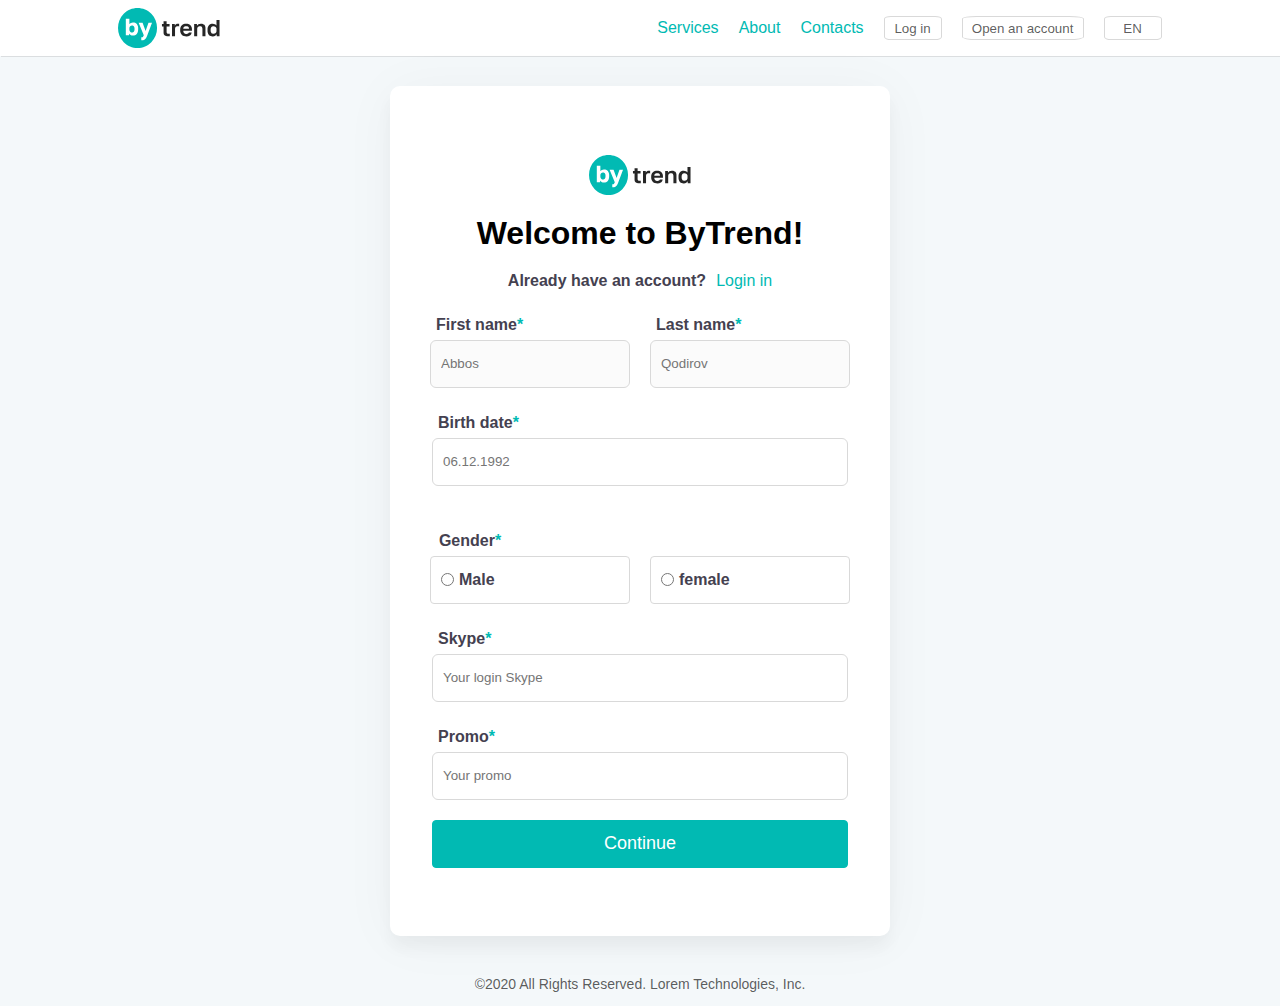
<file: Homework/index.html>
<!DOCTYPE html>
<html lang="en">
  <head>
    <meta charset="UTF-8" />
    <meta name="viewport" content="width=device-width, initial-scale=1.0" />
    <title>Lesson-10</title>
    <link rel="stylesheet" href="./css/main.css" />
  </head>
  <body>
    <div class="navbar">
      <div class="nav">
        <div class="nav1">
          <svg
            width="102"
            height="40"
            viewBox="0 0 102 40"
            fill="none"
            xmlns="http://www.w3.org/2000/svg"
          >
            <path
              d="M19.5319 40.0001C16.9543 40.0019 14.4028 39.4841 12.0299 38.4776C9.65688 37.4711 7.51117 35.9966 5.72095 34.1421C2.05172 30.3487 0.000488281 25.2777 0.000488281 20.0001C0.000488281 14.7225 2.05172 9.65147 5.72095 5.85808C7.51234 4.00513 9.65828 2.5316 12.031 1.52523C14.4037 0.518867 16.9546 0.000244141 19.5319 0.000244141C22.1093 0.000244141 24.6602 0.518867 27.0329 1.52523C29.4056 2.5316 31.5516 4.00513 33.3429 5.85808C37.0122 9.65147 39.0634 14.7225 39.0634 20.0001C39.0634 25.2777 37.0122 30.3487 33.3429 34.1421C31.5528 35.9966 29.4071 37.4712 27.0341 38.4777C24.6611 39.4842 22.1096 40.002 19.5319 40.0001ZM23.278 29.2341V32.2341C23.506 32.2811 23.7381 32.3049 23.971 32.3051C24.6323 32.3208 25.2916 32.2248 25.9209 32.0211C26.4469 31.834 26.9214 31.5257 27.306 31.1211C27.7357 30.655 28.09 30.1246 28.356 29.5491C28.665 28.9081 28.991 28.1401 29.325 27.2681L34.011 14.7411H30.4799L27.5949 23.0851L24.548 14.7411H20.6229L25.794 27.2411C25.6104 27.8065 25.346 28.3424 25.009 28.8321C24.8848 28.9862 24.726 29.1088 24.5454 29.1898C24.3648 29.2708 24.1676 29.3079 23.9699 29.2981C23.7371 29.2979 23.505 29.2741 23.277 29.2271L23.278 29.2341ZM11.09 25.5711C11.2573 25.8396 11.4542 26.0885 11.677 26.3131C11.9272 26.5665 12.2104 26.7852 12.519 26.9631C12.8597 27.1589 13.2244 27.3099 13.604 27.4121C14.0257 27.5244 14.4605 27.5799 14.897 27.5771C15.6405 27.5871 16.3784 27.4463 17.066 27.1631C17.7065 26.8911 18.2753 26.4746 18.728 25.9461C19.2176 25.3574 19.5793 24.6732 19.79 23.9371C20.0504 23.0226 20.1747 22.0748 20.159 21.1241V20.6511C20.2789 18.9914 19.8054 17.3431 18.823 16.0001C18.3266 15.4641 17.7168 15.0458 17.0381 14.7755C16.3594 14.5053 15.6289 14.39 14.9 14.4381C14.2008 14.4366 13.5121 14.6085 12.8957 14.9385C12.2793 15.2686 11.7544 15.7463 11.368 16.3291V10.7291H7.81295V27.2721H11.09V25.5721V25.5711ZM14.045 24.5791C13.69 24.5853 13.3377 24.5174 13.0105 24.3796C12.6833 24.2419 12.3885 24.0373 12.145 23.7791C11.5959 23.146 11.3183 22.3223 11.372 21.4861V20.3001C11.3437 19.9092 11.398 19.5167 11.5313 19.1482C11.6647 18.7797 11.8741 18.4434 12.146 18.1611C12.6611 17.6821 13.3427 17.4231 14.0459 17.4391C14.3845 17.4283 14.7211 17.4938 15.0308 17.631C15.3405 17.7681 15.6154 17.9732 15.835 18.2311C16.341 18.933 16.5823 19.7913 16.516 20.6541V21.1271C16.5797 22.0401 16.333 22.9479 15.816 23.7031C15.6101 23.9776 15.3425 24.1999 15.0349 24.3519C14.7272 24.5039 14.3881 24.5814 14.045 24.5781V24.5791Z"
              fill="#01BAB3"
            />
            <path
              d="M49.7179 28.3001C48.5836 28.3997 47.4536 28.0656 46.5559 27.3651C46.1866 26.9384 45.9081 26.4411 45.7374 25.9033C45.5667 25.3655 45.5073 24.7986 45.5629 24.2371V18.4661H43.9469V15.9271H45.5629V13.1571H48.6099V15.9271H51.5649V18.4661H48.6099V23.7751C48.5629 24.3004 48.6974 24.8259 48.9909 25.2641C49.1818 25.4361 49.4072 25.5652 49.6522 25.6428C49.8971 25.7205 50.1558 25.7447 50.4109 25.7141C50.8722 25.7141 51.3339 25.6911 51.7959 25.6451V28.1841C51.5032 28.2147 51.1992 28.2417 50.8839 28.2651C50.5686 28.2884 50.1799 28.3001 49.7179 28.3001ZM53.9879 15.9281H56.8039V17.7281C56.9254 17.4595 57.0807 17.2074 57.2659 16.9781C57.4699 16.7207 57.7113 16.4952 57.9819 16.3091C58.2648 16.1137 58.5712 15.9548 58.8939 15.8361C59.2465 15.7089 59.6191 15.6462 59.9939 15.6511C60.2447 15.6483 60.4953 15.6637 60.7439 15.6971C60.8805 15.7109 61.0149 15.7418 61.1439 15.7891V18.4891C60.9523 18.4163 60.7554 18.3585 60.5549 18.3161C60.2393 18.2551 59.9182 18.228 59.5969 18.2351C59.1923 18.2236 58.7902 18.3025 58.4199 18.4661C58.1108 18.6077 57.8374 18.8168 57.6199 19.0781C57.4085 19.3391 57.2551 19.6422 57.1699 19.9671C57.0767 20.3133 57.0303 20.6705 57.0319 21.0291V28.1621H53.9849L53.9879 15.9281ZM68.2989 28.4351C67.4946 28.4393 66.6952 28.3105 65.9329 28.0541C65.2081 27.8128 64.5432 27.4193 63.9829 26.9001C63.4057 26.3504 62.9564 25.6806 62.6669 24.9381C62.3267 24.0512 62.1619 23.1067 62.1819 22.1571V21.6951C62.1634 20.7883 62.3214 19.8866 62.6469 19.0401C62.9268 18.3273 63.3605 17.6851 63.9169 17.1591C64.4565 16.6584 65.0929 16.2735 65.7869 16.0281C66.5208 15.7697 67.2939 15.6408 68.0719 15.6471C68.8677 15.5906 69.6667 15.696 70.4205 15.9571C71.1744 16.2182 71.8675 16.6295 72.4579 17.1661C72.987 17.7621 73.392 18.4578 73.649 19.2123C73.9061 19.9667 74.0101 20.7649 73.9549 21.5601V22.8491H65.2989C65.3021 23.3313 65.396 23.8086 65.5759 24.2561C65.7254 24.6229 65.9538 24.9524 66.2449 25.2211C66.5218 25.4693 66.8484 25.6558 67.2029 25.7681C67.5582 25.8834 67.9294 25.9421 68.3029 25.9421C68.9143 25.9782 69.5248 25.8581 70.0769 25.5931C70.4739 25.3642 70.7766 25.0016 70.9309 24.5701H73.7239C73.635 25.1517 73.4272 25.7089 73.1133 26.2066C72.7995 26.7044 72.3864 27.1321 71.8999 27.4631C70.8242 28.1409 69.5696 28.4796 68.2989 28.4351ZM68.1839 18.1401C67.8294 18.14 67.4764 18.1864 67.1339 18.2781C66.8039 18.3626 66.4939 18.5118 66.2219 18.7171C65.9474 18.9332 65.7264 19.2097 65.5759 19.5251C65.3963 19.9079 65.3018 20.3252 65.2989 20.7481H70.9989C70.9982 20.3133 70.9161 19.8826 70.7569 19.4781C70.628 19.1625 70.4217 18.8846 70.1569 18.6701C69.8956 18.4666 69.5917 18.3247 69.2679 18.2551C68.912 18.1764 68.5484 18.1378 68.1839 18.1401ZM76.1469 15.9241H78.9639V17.7241C79.3014 17.1232 79.7912 16.6217 80.3839 16.2701C81.1883 15.8168 82.1047 15.6008 83.0269 15.6471C83.6361 15.5986 84.2487 15.6805 84.8238 15.8875C85.3989 16.0944 85.9232 16.4215 86.3619 16.8471C87.1532 17.8204 87.5462 19.0575 87.4619 20.3091V28.1571H84.4109V21.0001C84.4652 20.2643 84.2661 19.5321 83.8469 18.9251C83.5983 18.6724 83.296 18.479 82.9624 18.3592C82.6287 18.2394 82.2724 18.1963 81.9199 18.2331C81.4929 18.2205 81.068 18.2992 80.6739 18.4641C80.3524 18.6054 80.0649 18.8141 79.8309 19.0761C79.6077 19.3299 79.4422 19.6291 79.3459 19.9531C79.2445 20.2938 79.1939 20.6476 79.1959 21.0031V28.1591H76.1469V15.9241ZM94.7289 28.4351C94.02 28.4697 93.3122 28.3481 92.6555 28.0789C91.9989 27.8097 91.4094 27.3994 90.9289 26.8771C89.897 25.5298 89.3985 23.8491 89.5289 22.1571V21.6951C89.4153 20.0713 89.9181 18.4645 90.9369 17.1951C91.418 16.678 92.0058 16.2718 92.6596 16.0047C93.3133 15.7375 94.0174 15.6159 94.7229 15.6481C95.491 15.6336 96.2495 15.8204 96.9229 16.1901C97.545 16.5367 98.0782 17.0227 98.4809 17.6101V12.0001H101.528V28.1581H98.6989V26.3581C98.3462 26.9581 97.8465 27.4585 97.2469 27.8121C96.4835 28.2541 95.6103 28.4702 94.7289 28.4351ZM95.4469 25.8501C96.257 25.8836 97.0475 25.5961 97.6469 25.0501C97.9485 24.7248 98.1792 24.3404 98.3243 23.9212C98.4694 23.502 98.5258 23.0572 98.4899 22.6151V21.2331C98.5211 20.8172 98.4596 20.3995 98.3099 20.0102C98.1601 19.621 97.9258 19.2698 97.6239 18.9821C97.0149 18.4706 96.2377 18.2033 95.4429 18.2321C95.0617 18.2196 94.6824 18.2907 94.3316 18.4403C93.9807 18.5899 93.6668 18.8144 93.4119 19.0981C92.8352 19.8365 92.5552 20.7638 92.6269 21.6981V22.1601C92.549 23.1545 92.8362 24.1432 93.4349 24.9411C93.6819 25.2323 93.9906 25.4649 94.3385 25.6221C94.6865 25.7794 95.0651 25.8572 95.4469 25.8501Z"
              fill="black"
              fill-opacity="0.85"
            />
          </svg>
        </div>
        <div class="nav2">
          <a href="">Services</a>
          <a href="">About </a>
          <a href="">Contacts</a>
          <button class="btn1">Log in</button>
          <button class="btn2">Open an account</button>
          <button class="btn1">EN</button>
        </div>
      </div>
    </div>
    <div class="main">
      <div class="main2">
        <svg
          width="102"
          height="40"
          viewBox="0 0 102 40"
          fill="none"
          xmlns="http://www.w3.org/2000/svg"
        >
          <path
            d="M19.5315 39.9998C16.9539 40.0017 14.4023 39.4839 12.0294 38.4774C9.65639 37.4709 7.51068 35.9963 5.72046 34.1418C2.05123 30.3484 0 25.2774 0 19.9998C0 14.7222 2.05123 9.65123 5.72046 5.85783C7.51185 4.00488 9.65779 2.53135 12.0305 1.52499C14.4032 0.518623 16.9542 0 19.5315 0C22.1088 0 24.6597 0.518623 27.0324 1.52499C29.4051 2.53135 31.5511 4.00488 33.3425 5.85783C37.0117 9.65123 39.0629 14.7222 39.0629 19.9998C39.0629 25.2774 37.0117 30.3484 33.3425 34.1418C31.5523 35.9964 29.4066 37.471 27.0336 38.4775C24.6606 39.484 22.1091 40.0018 19.5315 39.9998ZM23.2775 29.2338V32.2338C23.5055 32.2808 23.7377 32.3046 23.9705 32.3048C24.6318 32.3206 25.2911 32.2245 25.9205 32.0208C26.4464 31.8338 26.9209 31.5254 27.3055 31.1208C27.7352 30.6547 28.0895 30.1243 28.3555 29.5488C28.6645 28.9078 28.9905 28.1398 29.3245 27.2678L34.0105 14.7408H30.4795L27.5945 23.0848L24.5475 14.7408H20.6225L25.7935 27.2408C25.6099 27.8063 25.3455 28.3422 25.0085 28.8318C24.8843 28.986 24.7255 29.1086 24.5449 29.1896C24.3643 29.2706 24.1671 29.3077 23.9695 29.2978C23.7367 29.2976 23.5045 29.2738 23.2765 29.2268L23.2775 29.2338ZM11.0895 25.5708C11.2568 25.8393 11.4537 26.0882 11.6765 26.3128C11.9267 26.5663 12.2099 26.7849 12.5185 26.9628C12.8592 27.1587 13.2239 27.3096 13.6035 27.4118C14.0252 27.5242 14.46 27.5797 14.8965 27.5768C15.64 27.5869 16.3779 27.446 17.0655 27.1628C17.706 26.8909 18.2748 26.4744 18.7275 25.9458C19.2171 25.3572 19.5788 24.673 19.7895 23.9368C20.0499 23.0224 20.1742 22.0745 20.1585 21.1238V20.6508C20.2784 18.9912 19.805 17.3428 18.8225 15.9998C18.3261 15.4639 17.7163 15.0455 17.0376 14.7753C16.3589 14.505 15.6284 14.3898 14.8995 14.4378C14.2003 14.4363 13.5116 14.6083 12.8952 14.9383C12.2788 15.2683 11.7539 15.7461 11.3675 16.3288V10.7288H7.81246V27.2718H11.0895V25.5718V25.5708ZM14.0445 24.5788C13.6895 24.5851 13.3372 24.5172 13.01 24.3794C12.6828 24.2416 12.388 24.0371 12.1445 23.7788C11.5955 23.1458 11.3178 22.3221 11.3715 21.4858V20.2998C11.3432 19.9089 11.3975 19.5165 11.5308 19.148C11.6642 18.7794 11.8736 18.4431 12.1455 18.1608C12.6606 17.6819 13.3423 17.4228 14.0455 17.4388C14.384 17.428 14.7206 17.4936 15.0303 17.6307C15.34 17.7678 15.6149 17.9729 15.8345 18.2308C16.3405 18.9327 16.5818 19.7911 16.5155 20.6538V21.1268C16.5792 22.0399 16.3326 22.9476 15.8155 23.7028C15.6096 23.9774 15.342 24.1997 15.0344 24.3517C14.7267 24.5037 14.3876 24.5812 14.0445 24.5778V24.5788Z"
            fill="#01BAB3"
          />
          <path
            d="M49.7175 28.2998C48.5831 28.3994 47.4532 28.0653 46.5555 27.3648C46.1862 26.9382 45.9077 26.4408 45.737 25.903C45.5662 25.3652 45.5069 24.7983 45.5625 24.2368V18.4658H43.9465V15.9268H45.5625V13.1568H48.6095V15.9268H51.5645V18.4658H48.6095V23.7748C48.5625 24.3001 48.6969 24.8257 48.9905 25.2638C49.1813 25.4358 49.4068 25.565 49.6517 25.6426C49.8967 25.7202 50.1554 25.7445 50.4105 25.7138C50.8718 25.7138 51.3335 25.6908 51.7955 25.6448V28.1838C51.5028 28.2145 51.1988 28.2415 50.8835 28.2648C50.5681 28.2882 50.1795 28.2998 49.7175 28.2998ZM53.9875 15.9278H56.8035V17.7278C56.925 17.4592 57.0803 17.2072 57.2655 16.9778C57.4695 16.7204 57.7108 16.4949 57.9815 16.3088C58.2644 16.1135 58.5708 15.9546 58.8935 15.8358C59.2461 15.7086 59.6187 15.646 59.9935 15.6508C60.2443 15.6481 60.4949 15.6635 60.7435 15.6968C60.8801 15.7107 61.0145 15.7416 61.1435 15.7888V18.4888C60.9519 18.4161 60.755 18.3582 60.5545 18.3158C60.2389 18.2549 59.9178 18.2277 59.5965 18.2348C59.1918 18.2233 58.7897 18.3023 58.4195 18.4658C58.1104 18.6074 57.837 18.8166 57.6195 19.0778C57.4081 19.3389 57.2547 19.6419 57.1695 19.9668C57.0763 20.3131 57.0299 20.6702 57.0315 21.0288V28.1618H53.9845L53.9875 15.9278ZM68.2985 28.4348C67.4942 28.439 66.6948 28.3103 65.9325 28.0538C65.2077 27.8125 64.5428 27.4191 63.9825 26.8998C63.4053 26.3502 62.956 25.6804 62.6665 24.9378C62.3262 24.051 62.1615 23.1065 62.1815 22.1568V21.6948C62.163 20.7881 62.3209 19.8863 62.6465 19.0398C62.9264 18.3271 63.36 17.6849 63.9165 17.1588C64.4561 16.6581 65.0925 16.2732 65.7865 16.0278C66.5203 15.7695 67.2935 15.6406 68.0715 15.6468C68.8673 15.5903 69.6663 15.6958 70.4201 15.9569C71.174 16.218 71.8671 16.6292 72.4575 17.1658C72.9866 17.7619 73.3916 18.4575 73.6486 19.212C73.9056 19.9665 74.0096 20.7647 73.9545 21.5598V22.8488H65.2985C65.3016 23.3311 65.3956 23.8084 65.5755 24.2558C65.725 24.6227 65.9534 24.9521 66.2445 25.2208C66.5214 25.4691 66.8479 25.6555 67.2025 25.7678C67.5578 25.8831 67.929 25.9418 68.3025 25.9418C68.9138 25.9779 69.5243 25.8578 70.0765 25.5928C70.4735 25.364 70.7762 25.0014 70.9305 24.5698H73.7235C73.6346 25.1515 73.4267 25.7086 73.1129 26.2064C72.7991 26.7041 72.386 27.1318 71.8995 27.4628C70.8238 28.1407 69.5691 28.4793 68.2985 28.4348ZM68.1835 18.1398C67.8289 18.1398 67.4759 18.1862 67.1335 18.2778C66.8034 18.3624 66.4934 18.5116 66.2215 18.7168C65.947 18.933 65.7259 19.2095 65.5755 19.5248C65.3958 19.9077 65.3013 20.3249 65.2985 20.7478H70.9985C70.9978 20.3131 70.9157 19.8823 70.7565 19.4778C70.6276 19.1623 70.4212 18.8844 70.1565 18.6698C69.8952 18.4663 69.5913 18.3245 69.2675 18.2548C68.9116 18.1762 68.548 18.1376 68.1835 18.1398ZM76.1465 15.9238H78.9635V17.7238C79.301 17.1229 79.7907 16.6215 80.3835 16.2698C81.1879 15.8166 82.1043 15.6006 83.0265 15.6468C83.6357 15.5983 84.2483 15.6803 84.8234 15.8872C85.3984 16.0941 85.9228 16.4213 86.3615 16.8468C87.1527 17.8202 87.5458 19.0572 87.4615 20.3088V28.1568H84.4105V20.9998C84.4647 20.2641 84.2657 19.5319 83.8465 18.9248C83.5979 18.6722 83.2955 18.4788 82.9619 18.359C82.6283 18.2392 82.272 18.196 81.9195 18.2328C81.4924 18.2202 81.0676 18.299 80.6735 18.4638C80.3519 18.6052 80.0645 18.8139 79.8305 19.0758C79.6073 19.3296 79.4418 19.6288 79.3455 19.9528C79.244 20.2935 79.1935 20.6473 79.1955 21.0028V28.1588H76.1465V15.9238ZM94.7285 28.4348C94.0196 28.4695 93.3118 28.3479 92.6551 28.0787C91.9984 27.8094 91.409 27.3991 90.9285 26.8768C89.8966 25.5295 89.3981 23.8489 89.5285 22.1568V21.6948C89.4149 20.0711 89.9176 18.4642 90.9365 17.1948C91.4175 16.6778 92.0054 16.2716 92.6591 16.0044C93.3129 15.7373 94.017 15.6156 94.7225 15.6478C95.4905 15.6333 96.249 15.8202 96.9225 16.1898C97.5445 16.5364 98.0778 17.0225 98.4805 17.6098V11.9998H101.527V28.1578H98.6985V26.3578C98.3457 26.9579 97.846 27.4583 97.2465 27.8118C96.4831 28.2539 95.6099 28.4699 94.7285 28.4348ZM95.4465 25.8498C96.2565 25.8833 97.0471 25.5958 97.6465 25.0498C97.9481 24.7245 98.1788 24.3401 98.3239 23.9209C98.469 23.5017 98.5254 23.057 98.4895 22.6148V21.2328C98.5207 20.8169 98.4592 20.3993 98.3095 20.01C98.1597 19.6207 97.9254 19.2696 97.6235 18.9818C97.0144 18.4703 96.2373 18.2031 95.4425 18.2318C95.0613 18.2194 94.682 18.2905 94.3311 18.44C93.9803 18.5896 93.6664 18.8141 93.4115 19.0978C92.8347 19.8363 92.5548 20.7636 92.6265 21.6978V22.1598C92.5485 23.1542 92.8358 24.143 93.4345 24.9408C93.6815 25.232 93.9901 25.4647 94.3381 25.6219C94.6861 25.7791 95.0647 25.857 95.4465 25.8498Z"
            fill="black"
            fill-opacity="0.85"
          />
        </svg>
        <h1>Welcome to ByTrend!</h1>
        <div class="login">
          <h4>Already have an account?</h4>
          <a href="./trend3.html">Login in</a>
        </div>
        <div class="name1">
          <form action="name">
            <label for="name"
              ><h3>First name<span class="zvezda">*</span></h3>
              <input type="text" id="name" placeholder="Abbos" />
            </label>
          </form>
          <form action="surname">
            <label for="surname"
              ><h3>Last name<span class="zvezda">*</span></h3>
              <input type="text" id="surname" placeholder="Qodirov" />
            </label>
          </form>
        </div>
        <div class="birth">
          <form action="brith">
            <label for="brith">
              <h3>Birth date<span class="zvezda">*</span></h3>
              <input
                class="birth"
                type="number"
                id="brith"
                placeholder="06.12.1992"
              />
            </label>
          </form>
        </div>
        <h3 class="kill">Gender<span class="zvezda">*</span></h3>
        <div class="gender1">
          <div class="gen1">
            <label for="female">
              <input class="gender1" type="radio" name="gender" id="female" />
            </label>
            <h4>Male</h4>
          </div>
          <div class="gen1">
            <label for="female">
              <input class="gender1" type="radio" name="gender" id="female" />
            </label>
            <h4>female</h4>
          </div>
        </div>
        <div class="Skype">
          <form action="Skype">
            <label for="Skype">
              <h3>Skype<span class="zvezda">*</span></h3>
              <input
                class="Skype"
                type="email"
                id="Skype"
                placeholder="Your login Skype"
              />
            </label>
          </form>
        </div>
        <div class="Skype">
          <form action="Skype">
            <label for="Skype">
              <h3>Promo<span class="zvezda">*</span></h3>
              <input
                class="Skype"
                type="text"
                id="Skype"
                placeholder="Your promo"
              />
            </label>
          </form>
        </div>
        <a href="./trend2.html">
          <button class="btn3">Continue</button>
        </a>
      </div>
    </div>
    <div class="men">
      <p>©2020 All Rights Reserved. Lorem Technologies, Inc.</p>
    </div>
  </body>
</html>
</file>
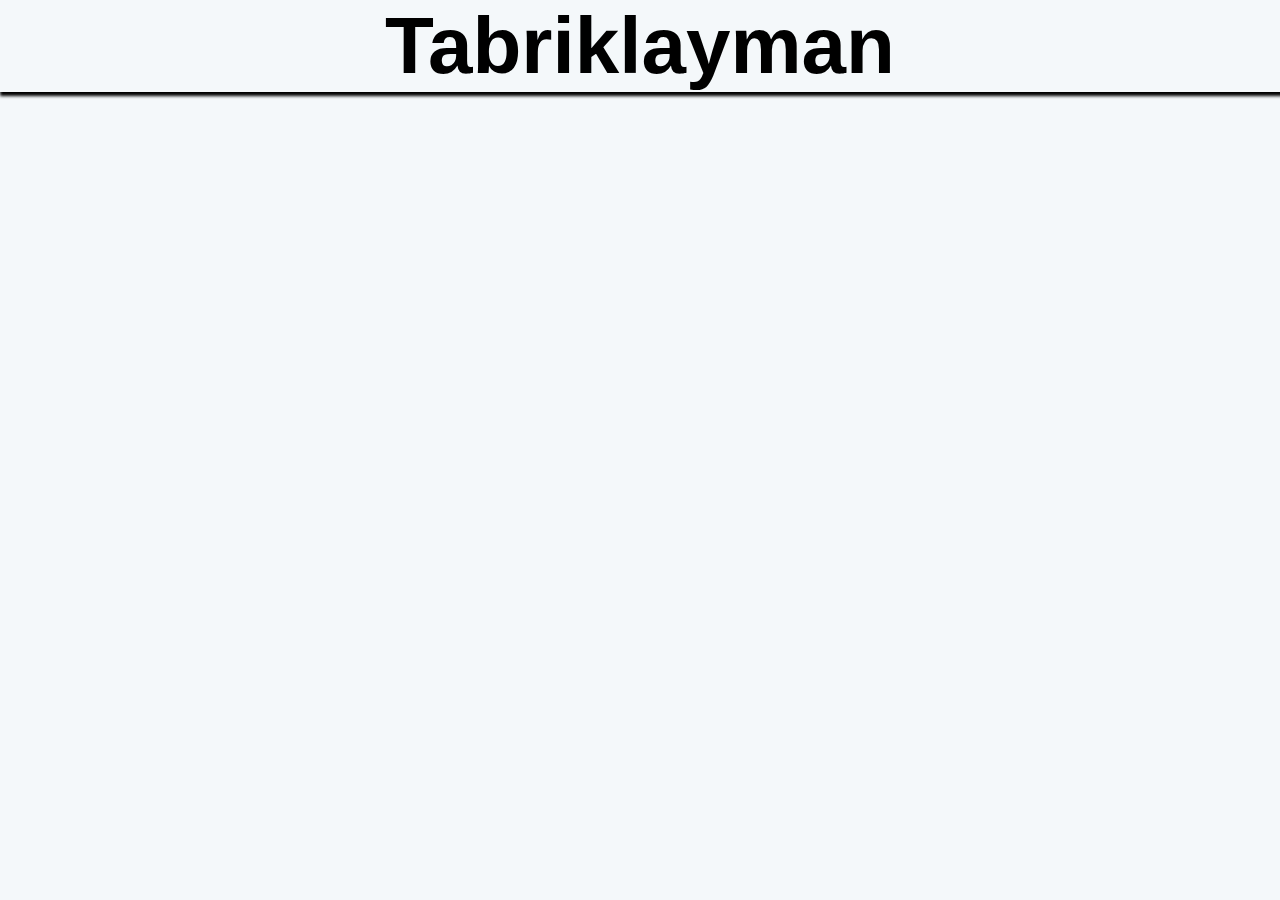
<file: Homework/index4.html>
<!DOCTYPE html>
<html lang="en">
  <head>
    <meta charset="UTF-8" />
    <meta name="viewport" content="width=device-width, initial-scale=1.0" />
    <title>Document</title>
    <link rel="stylesheet" href="./css/main.css" />
  </head>
  <body>
    <div class="boldi">
      <h1>Tabriklayman</h1>
    </div>
  </body>
</html>
</file>
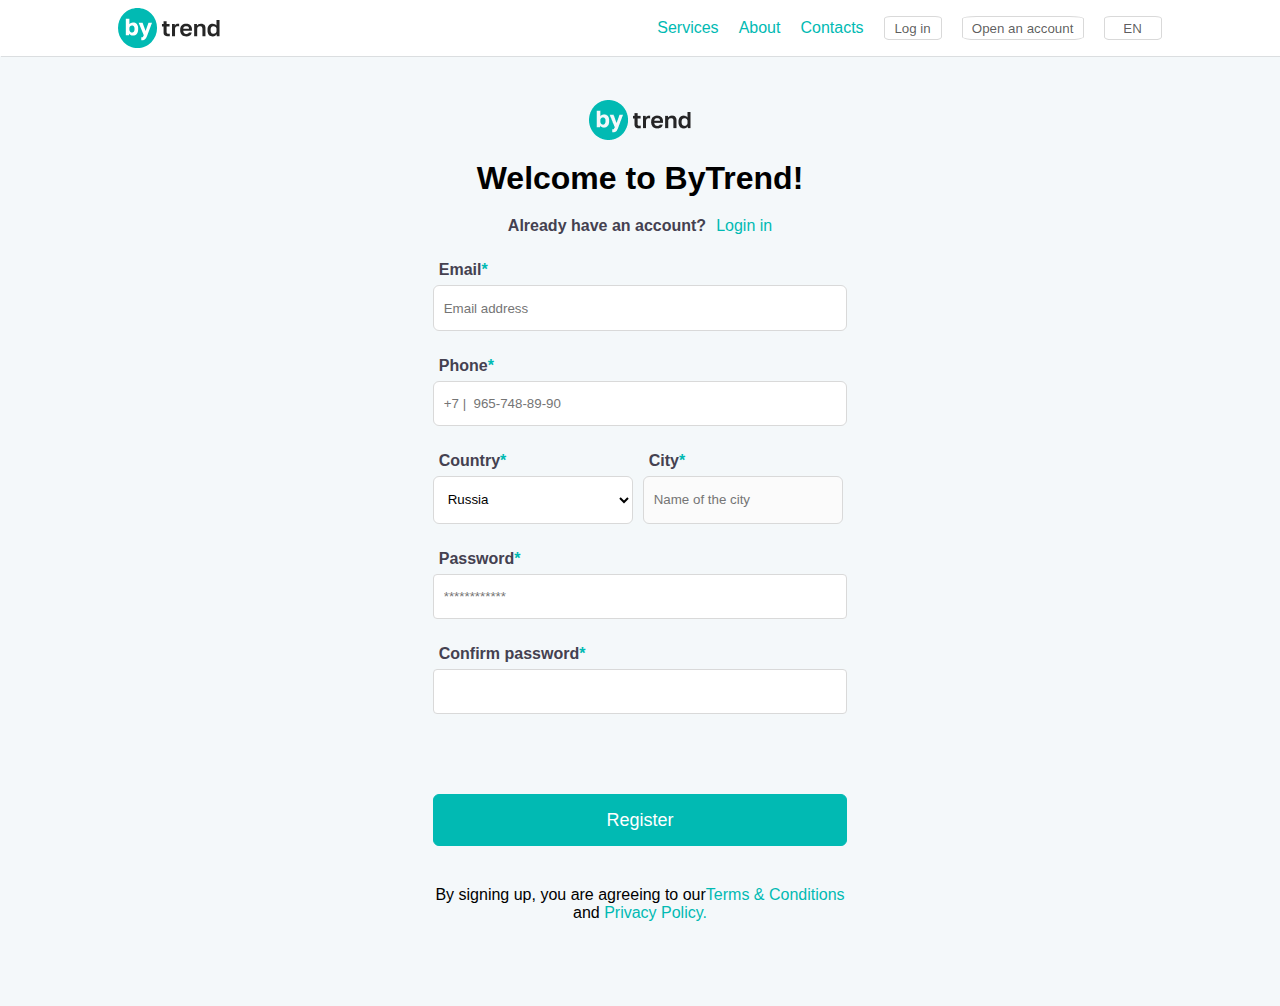
<file: Homework/trend2.html>
<!DOCTYPE html>
<html lang="en">
  <head>
    <meta charset="UTF-8" />
    <meta name="viewport" content="width=device-width, initial-scale=1.0" />
    <title>login</title>
    <link rel="stylesheet" href="./css/main.css" />
  </head>
  <body>
    <div class="navbar">
      <div class="nav">
        <div class="nav1">
          <svg
            width="102"
            height="40"
            viewBox="0 0 102 40"
            fill="none"
            xmlns="http://www.w3.org/2000/svg"
          >
            <path
              d="M19.5319 40.0001C16.9543 40.0019 14.4028 39.4841 12.0299 38.4776C9.65688 37.4711 7.51117 35.9966 5.72095 34.1421C2.05172 30.3487 0.000488281 25.2777 0.000488281 20.0001C0.000488281 14.7225 2.05172 9.65147 5.72095 5.85808C7.51234 4.00513 9.65828 2.5316 12.031 1.52523C14.4037 0.518867 16.9546 0.000244141 19.5319 0.000244141C22.1093 0.000244141 24.6602 0.518867 27.0329 1.52523C29.4056 2.5316 31.5516 4.00513 33.3429 5.85808C37.0122 9.65147 39.0634 14.7225 39.0634 20.0001C39.0634 25.2777 37.0122 30.3487 33.3429 34.1421C31.5528 35.9966 29.4071 37.4712 27.0341 38.4777C24.6611 39.4842 22.1096 40.002 19.5319 40.0001ZM23.278 29.2341V32.2341C23.506 32.2811 23.7381 32.3049 23.971 32.3051C24.6323 32.3208 25.2916 32.2248 25.9209 32.0211C26.4469 31.834 26.9214 31.5257 27.306 31.1211C27.7357 30.655 28.09 30.1246 28.356 29.5491C28.665 28.9081 28.991 28.1401 29.325 27.2681L34.011 14.7411H30.4799L27.5949 23.0851L24.548 14.7411H20.6229L25.794 27.2411C25.6104 27.8065 25.346 28.3424 25.009 28.8321C24.8848 28.9862 24.726 29.1088 24.5454 29.1898C24.3648 29.2708 24.1676 29.3079 23.9699 29.2981C23.7371 29.2979 23.505 29.2741 23.277 29.2271L23.278 29.2341ZM11.09 25.5711C11.2573 25.8396 11.4542 26.0885 11.677 26.3131C11.9272 26.5665 12.2104 26.7852 12.519 26.9631C12.8597 27.1589 13.2244 27.3099 13.604 27.4121C14.0257 27.5244 14.4605 27.5799 14.897 27.5771C15.6405 27.5871 16.3784 27.4463 17.066 27.1631C17.7065 26.8911 18.2753 26.4746 18.728 25.9461C19.2176 25.3574 19.5793 24.6732 19.79 23.9371C20.0504 23.0226 20.1747 22.0748 20.159 21.1241V20.6511C20.2789 18.9914 19.8054 17.3431 18.823 16.0001C18.3266 15.4641 17.7168 15.0458 17.0381 14.7755C16.3594 14.5053 15.6289 14.39 14.9 14.4381C14.2008 14.4366 13.5121 14.6085 12.8957 14.9385C12.2793 15.2686 11.7544 15.7463 11.368 16.3291V10.7291H7.81295V27.2721H11.09V25.5721V25.5711ZM14.045 24.5791C13.69 24.5853 13.3377 24.5174 13.0105 24.3796C12.6833 24.2419 12.3885 24.0373 12.145 23.7791C11.5959 23.146 11.3183 22.3223 11.372 21.4861V20.3001C11.3437 19.9092 11.398 19.5167 11.5313 19.1482C11.6647 18.7797 11.8741 18.4434 12.146 18.1611C12.6611 17.6821 13.3427 17.4231 14.0459 17.4391C14.3845 17.4283 14.7211 17.4938 15.0308 17.631C15.3405 17.7681 15.6154 17.9732 15.835 18.2311C16.341 18.933 16.5823 19.7913 16.516 20.6541V21.1271C16.5797 22.0401 16.333 22.9479 15.816 23.7031C15.6101 23.9776 15.3425 24.1999 15.0349 24.3519C14.7272 24.5039 14.3881 24.5814 14.045 24.5781V24.5791Z"
              fill="#01BAB3"
            />
            <path
              d="M49.7179 28.3001C48.5836 28.3997 47.4536 28.0656 46.5559 27.3651C46.1866 26.9384 45.9081 26.4411 45.7374 25.9033C45.5667 25.3655 45.5073 24.7986 45.5629 24.2371V18.4661H43.9469V15.9271H45.5629V13.1571H48.6099V15.9271H51.5649V18.4661H48.6099V23.7751C48.5629 24.3004 48.6974 24.8259 48.9909 25.2641C49.1818 25.4361 49.4072 25.5652 49.6522 25.6428C49.8971 25.7205 50.1558 25.7447 50.4109 25.7141C50.8722 25.7141 51.3339 25.6911 51.7959 25.6451V28.1841C51.5032 28.2147 51.1992 28.2417 50.8839 28.2651C50.5686 28.2884 50.1799 28.3001 49.7179 28.3001ZM53.9879 15.9281H56.8039V17.7281C56.9254 17.4595 57.0807 17.2074 57.2659 16.9781C57.4699 16.7207 57.7113 16.4952 57.9819 16.3091C58.2648 16.1137 58.5712 15.9548 58.8939 15.8361C59.2465 15.7089 59.6191 15.6462 59.9939 15.6511C60.2447 15.6483 60.4953 15.6637 60.7439 15.6971C60.8805 15.7109 61.0149 15.7418 61.1439 15.7891V18.4891C60.9523 18.4163 60.7554 18.3585 60.5549 18.3161C60.2393 18.2551 59.9182 18.228 59.5969 18.2351C59.1923 18.2236 58.7902 18.3025 58.4199 18.4661C58.1108 18.6077 57.8374 18.8168 57.6199 19.0781C57.4085 19.3391 57.2551 19.6422 57.1699 19.9671C57.0767 20.3133 57.0303 20.6705 57.0319 21.0291V28.1621H53.9849L53.9879 15.9281ZM68.2989 28.4351C67.4946 28.4393 66.6952 28.3105 65.9329 28.0541C65.2081 27.8128 64.5432 27.4193 63.9829 26.9001C63.4057 26.3504 62.9564 25.6806 62.6669 24.9381C62.3267 24.0512 62.1619 23.1067 62.1819 22.1571V21.6951C62.1634 20.7883 62.3214 19.8866 62.6469 19.0401C62.9268 18.3273 63.3605 17.6851 63.9169 17.1591C64.4565 16.6584 65.0929 16.2735 65.7869 16.0281C66.5208 15.7697 67.2939 15.6408 68.0719 15.6471C68.8677 15.5906 69.6667 15.696 70.4205 15.9571C71.1744 16.2182 71.8675 16.6295 72.4579 17.1661C72.987 17.7621 73.392 18.4578 73.649 19.2123C73.9061 19.9667 74.0101 20.7649 73.9549 21.5601V22.8491H65.2989C65.3021 23.3313 65.396 23.8086 65.5759 24.2561C65.7254 24.6229 65.9538 24.9524 66.2449 25.2211C66.5218 25.4693 66.8484 25.6558 67.2029 25.7681C67.5582 25.8834 67.9294 25.9421 68.3029 25.9421C68.9143 25.9782 69.5248 25.8581 70.0769 25.5931C70.4739 25.3642 70.7766 25.0016 70.9309 24.5701H73.7239C73.635 25.1517 73.4272 25.7089 73.1133 26.2066C72.7995 26.7044 72.3864 27.1321 71.8999 27.4631C70.8242 28.1409 69.5696 28.4796 68.2989 28.4351ZM68.1839 18.1401C67.8294 18.14 67.4764 18.1864 67.1339 18.2781C66.8039 18.3626 66.4939 18.5118 66.2219 18.7171C65.9474 18.9332 65.7264 19.2097 65.5759 19.5251C65.3963 19.9079 65.3018 20.3252 65.2989 20.7481H70.9989C70.9982 20.3133 70.9161 19.8826 70.7569 19.4781C70.628 19.1625 70.4217 18.8846 70.1569 18.6701C69.8956 18.4666 69.5917 18.3247 69.2679 18.2551C68.912 18.1764 68.5484 18.1378 68.1839 18.1401ZM76.1469 15.9241H78.9639V17.7241C79.3014 17.1232 79.7912 16.6217 80.3839 16.2701C81.1883 15.8168 82.1047 15.6008 83.0269 15.6471C83.6361 15.5986 84.2487 15.6805 84.8238 15.8875C85.3989 16.0944 85.9232 16.4215 86.3619 16.8471C87.1532 17.8204 87.5462 19.0575 87.4619 20.3091V28.1571H84.4109V21.0001C84.4652 20.2643 84.2661 19.5321 83.8469 18.9251C83.5983 18.6724 83.296 18.479 82.9624 18.3592C82.6287 18.2394 82.2724 18.1963 81.9199 18.2331C81.4929 18.2205 81.068 18.2992 80.6739 18.4641C80.3524 18.6054 80.0649 18.8141 79.8309 19.0761C79.6077 19.3299 79.4422 19.6291 79.3459 19.9531C79.2445 20.2938 79.1939 20.6476 79.1959 21.0031V28.1591H76.1469V15.9241ZM94.7289 28.4351C94.02 28.4697 93.3122 28.3481 92.6555 28.0789C91.9989 27.8097 91.4094 27.3994 90.9289 26.8771C89.897 25.5298 89.3985 23.8491 89.5289 22.1571V21.6951C89.4153 20.0713 89.9181 18.4645 90.9369 17.1951C91.418 16.678 92.0058 16.2718 92.6596 16.0047C93.3133 15.7375 94.0174 15.6159 94.7229 15.6481C95.491 15.6336 96.2495 15.8204 96.9229 16.1901C97.545 16.5367 98.0782 17.0227 98.4809 17.6101V12.0001H101.528V28.1581H98.6989V26.3581C98.3462 26.9581 97.8465 27.4585 97.2469 27.8121C96.4835 28.2541 95.6103 28.4702 94.7289 28.4351ZM95.4469 25.8501C96.257 25.8836 97.0475 25.5961 97.6469 25.0501C97.9485 24.7248 98.1792 24.3404 98.3243 23.9212C98.4694 23.502 98.5258 23.0572 98.4899 22.6151V21.2331C98.5211 20.8172 98.4596 20.3995 98.3099 20.0102C98.1601 19.621 97.9258 19.2698 97.6239 18.9821C97.0149 18.4706 96.2377 18.2033 95.4429 18.2321C95.0617 18.2196 94.6824 18.2907 94.3316 18.4403C93.9807 18.5899 93.6668 18.8144 93.4119 19.0981C92.8352 19.8365 92.5552 20.7638 92.6269 21.6981V22.1601C92.549 23.1545 92.8362 24.1432 93.4349 24.9411C93.6819 25.2323 93.9906 25.4649 94.3385 25.6221C94.6865 25.7794 95.0651 25.8572 95.4469 25.8501Z"
              fill="black"
              fill-opacity="0.85"
            />
          </svg>
        </div>
        <div class="nav2">
          <a href="">Services</a>
          <a href="">About </a>
          <a href="">Contacts</a>
          <button class="btn1">Log in</button>
          <button class="btn2">Open an account</button>
          <button class="btn1">EN</button>
        </div>
      </div>
    </div>
    <div class="main">
      <div class="main3">
       <img src="./images/logo.png" alt="">
          
        <h1>Welcome to ByTrend!</h1>
        <div class="login">
          <h4>Already have an account?</h4>
          <a href="./trend3.html">Login in</a>
        </div>
        <div class="email">
          <form action="email">
            <label for="email">
              <h3>Email<span class="zvezda">*</span></h3>
              <input
                class="email"
                type="email"
                id="email"
                placeholder="Email address"
              />
            </label>
          </form>
        </div>
        <div class="tel">
          <form action="tel">
            <label for="tel">
              <h3>Phone<span class="zvezda">*</span></h3>
              <input
                class="tel"
                type="tel"
                id="tel"
                placeholder="+7 |  965-748-89-90"
              />
            </label>
          </form>
          <h3 class="com">Country<span class="zvezda">*</span></h3>
          <div class="viloyat">
            
            <select class="sel" name="region" id="region">
              <option value="Russia">Russia</option>
              <option value="Uzbekistan">Uzbekistan</option>
              <option value="Usa">Usa</option>
              <option value="Argentina">Argentina</option>
              <option value="Portugal">Portugal</option>
            </select>
            <div class="city">
              <h3>City<span class="zvezda">*</span></h3>
              <form action="">
              <label for="city">
                <input type="text" id="city" placeholder="Name of the city" />
              </form>
              </label>
            </div>
          </div>
        </div>
        <div class="password">
            <form action="password">
              <label for="password">
                <h3>Password<span class="zvezda">*</span></h3>
                <input class="password" type="password" id="password" placeholder="************">
              </label>
            </form>
        </div>
        <div class="password">
          <form action="password">
            <label for="password">
              <h3>Confirm password<span class="zvezda">*</span></h3>
              <input class="password" type="password" id="password">
            </label>
          </form>
      </div>
      <a class="aa" href="./trend3.html">
        <button class="btn4">Register</button>
      </a>
      <p>By signing up, you are agreeing to our<span class="sen">Terms & Conditions</span><br>and <span class="sen">Privacy Policy.</span></p>
      </div>
    </div>
  </body>
</html>
</file>
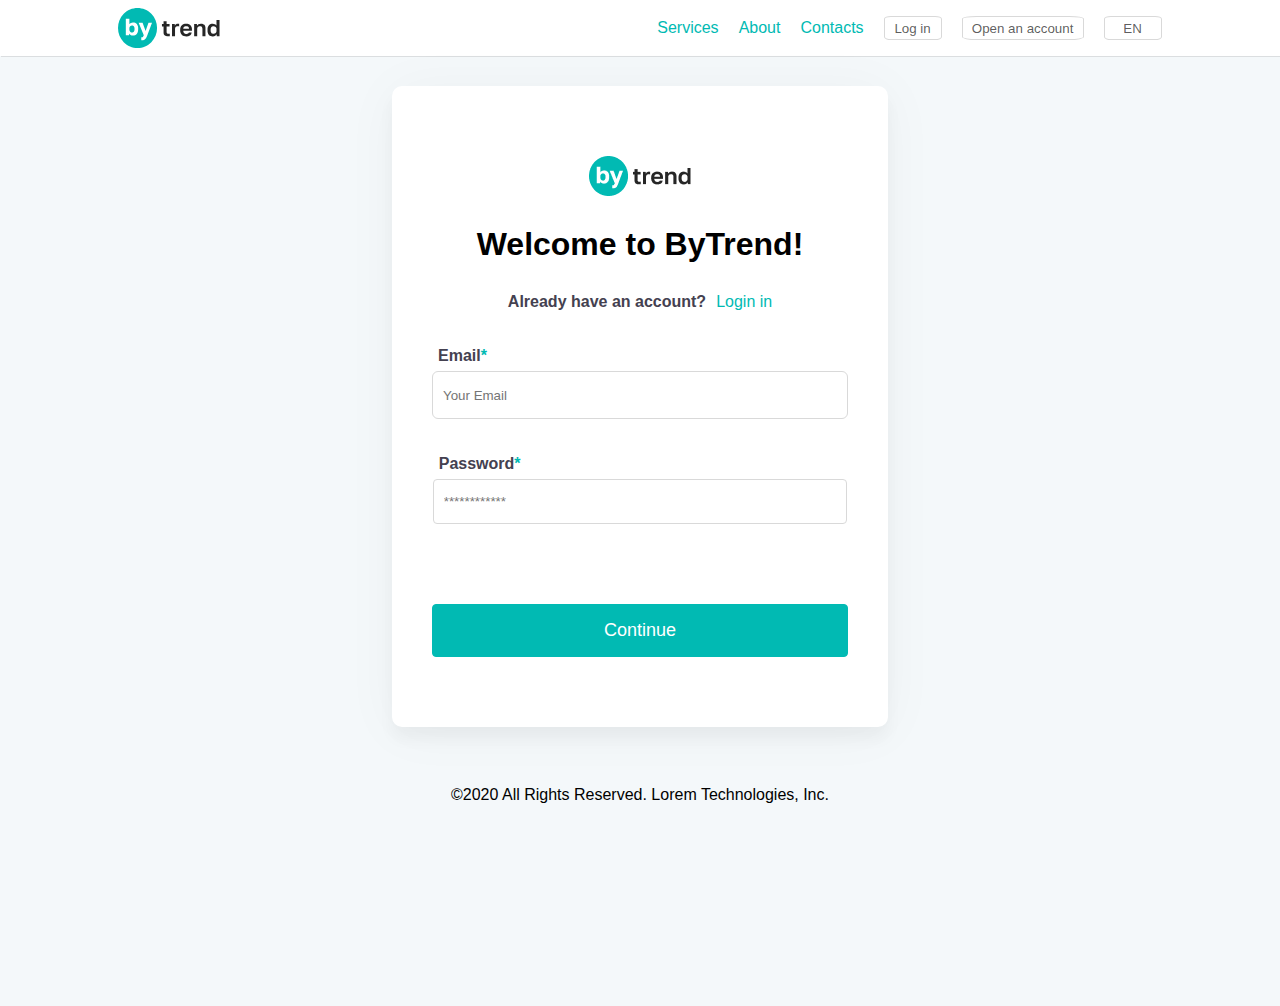
<file: Homework/trend3.html>
<!DOCTYPE html>
<html lang="en">
  <head>
    <meta charset="UTF-8" />
    <meta name="viewport" content="width=device-width, initial-scale=1.0" />
    <title>login</title>
    <link rel="stylesheet" href="./css/main.css" />
  </head>
  <body>
    <div class="navbar">
      <div class="nav">
        <div class="nav1">
          <svg
            width="102"
            height="40"
            viewBox="0 0 102 40"
            fill="none"
            xmlns="http://www.w3.org/2000/svg"
          >
            <path
              d="M19.5319 40.0001C16.9543 40.0019 14.4028 39.4841 12.0299 38.4776C9.65688 37.4711 7.51117 35.9966 5.72095 34.1421C2.05172 30.3487 0.000488281 25.2777 0.000488281 20.0001C0.000488281 14.7225 2.05172 9.65147 5.72095 5.85808C7.51234 4.00513 9.65828 2.5316 12.031 1.52523C14.4037 0.518867 16.9546 0.000244141 19.5319 0.000244141C22.1093 0.000244141 24.6602 0.518867 27.0329 1.52523C29.4056 2.5316 31.5516 4.00513 33.3429 5.85808C37.0122 9.65147 39.0634 14.7225 39.0634 20.0001C39.0634 25.2777 37.0122 30.3487 33.3429 34.1421C31.5528 35.9966 29.4071 37.4712 27.0341 38.4777C24.6611 39.4842 22.1096 40.002 19.5319 40.0001ZM23.278 29.2341V32.2341C23.506 32.2811 23.7381 32.3049 23.971 32.3051C24.6323 32.3208 25.2916 32.2248 25.9209 32.0211C26.4469 31.834 26.9214 31.5257 27.306 31.1211C27.7357 30.655 28.09 30.1246 28.356 29.5491C28.665 28.9081 28.991 28.1401 29.325 27.2681L34.011 14.7411H30.4799L27.5949 23.0851L24.548 14.7411H20.6229L25.794 27.2411C25.6104 27.8065 25.346 28.3424 25.009 28.8321C24.8848 28.9862 24.726 29.1088 24.5454 29.1898C24.3648 29.2708 24.1676 29.3079 23.9699 29.2981C23.7371 29.2979 23.505 29.2741 23.277 29.2271L23.278 29.2341ZM11.09 25.5711C11.2573 25.8396 11.4542 26.0885 11.677 26.3131C11.9272 26.5665 12.2104 26.7852 12.519 26.9631C12.8597 27.1589 13.2244 27.3099 13.604 27.4121C14.0257 27.5244 14.4605 27.5799 14.897 27.5771C15.6405 27.5871 16.3784 27.4463 17.066 27.1631C17.7065 26.8911 18.2753 26.4746 18.728 25.9461C19.2176 25.3574 19.5793 24.6732 19.79 23.9371C20.0504 23.0226 20.1747 22.0748 20.159 21.1241V20.6511C20.2789 18.9914 19.8054 17.3431 18.823 16.0001C18.3266 15.4641 17.7168 15.0458 17.0381 14.7755C16.3594 14.5053 15.6289 14.39 14.9 14.4381C14.2008 14.4366 13.5121 14.6085 12.8957 14.9385C12.2793 15.2686 11.7544 15.7463 11.368 16.3291V10.7291H7.81295V27.2721H11.09V25.5721V25.5711ZM14.045 24.5791C13.69 24.5853 13.3377 24.5174 13.0105 24.3796C12.6833 24.2419 12.3885 24.0373 12.145 23.7791C11.5959 23.146 11.3183 22.3223 11.372 21.4861V20.3001C11.3437 19.9092 11.398 19.5167 11.5313 19.1482C11.6647 18.7797 11.8741 18.4434 12.146 18.1611C12.6611 17.6821 13.3427 17.4231 14.0459 17.4391C14.3845 17.4283 14.7211 17.4938 15.0308 17.631C15.3405 17.7681 15.6154 17.9732 15.835 18.2311C16.341 18.933 16.5823 19.7913 16.516 20.6541V21.1271C16.5797 22.0401 16.333 22.9479 15.816 23.7031C15.6101 23.9776 15.3425 24.1999 15.0349 24.3519C14.7272 24.5039 14.3881 24.5814 14.045 24.5781V24.5791Z"
              fill="#01BAB3"
            />
            <path
              d="M49.7179 28.3001C48.5836 28.3997 47.4536 28.0656 46.5559 27.3651C46.1866 26.9384 45.9081 26.4411 45.7374 25.9033C45.5667 25.3655 45.5073 24.7986 45.5629 24.2371V18.4661H43.9469V15.9271H45.5629V13.1571H48.6099V15.9271H51.5649V18.4661H48.6099V23.7751C48.5629 24.3004 48.6974 24.8259 48.9909 25.2641C49.1818 25.4361 49.4072 25.5652 49.6522 25.6428C49.8971 25.7205 50.1558 25.7447 50.4109 25.7141C50.8722 25.7141 51.3339 25.6911 51.7959 25.6451V28.1841C51.5032 28.2147 51.1992 28.2417 50.8839 28.2651C50.5686 28.2884 50.1799 28.3001 49.7179 28.3001ZM53.9879 15.9281H56.8039V17.7281C56.9254 17.4595 57.0807 17.2074 57.2659 16.9781C57.4699 16.7207 57.7113 16.4952 57.9819 16.3091C58.2648 16.1137 58.5712 15.9548 58.8939 15.8361C59.2465 15.7089 59.6191 15.6462 59.9939 15.6511C60.2447 15.6483 60.4953 15.6637 60.7439 15.6971C60.8805 15.7109 61.0149 15.7418 61.1439 15.7891V18.4891C60.9523 18.4163 60.7554 18.3585 60.5549 18.3161C60.2393 18.2551 59.9182 18.228 59.5969 18.2351C59.1923 18.2236 58.7902 18.3025 58.4199 18.4661C58.1108 18.6077 57.8374 18.8168 57.6199 19.0781C57.4085 19.3391 57.2551 19.6422 57.1699 19.9671C57.0767 20.3133 57.0303 20.6705 57.0319 21.0291V28.1621H53.9849L53.9879 15.9281ZM68.2989 28.4351C67.4946 28.4393 66.6952 28.3105 65.9329 28.0541C65.2081 27.8128 64.5432 27.4193 63.9829 26.9001C63.4057 26.3504 62.9564 25.6806 62.6669 24.9381C62.3267 24.0512 62.1619 23.1067 62.1819 22.1571V21.6951C62.1634 20.7883 62.3214 19.8866 62.6469 19.0401C62.9268 18.3273 63.3605 17.6851 63.9169 17.1591C64.4565 16.6584 65.0929 16.2735 65.7869 16.0281C66.5208 15.7697 67.2939 15.6408 68.0719 15.6471C68.8677 15.5906 69.6667 15.696 70.4205 15.9571C71.1744 16.2182 71.8675 16.6295 72.4579 17.1661C72.987 17.7621 73.392 18.4578 73.649 19.2123C73.9061 19.9667 74.0101 20.7649 73.9549 21.5601V22.8491H65.2989C65.3021 23.3313 65.396 23.8086 65.5759 24.2561C65.7254 24.6229 65.9538 24.9524 66.2449 25.2211C66.5218 25.4693 66.8484 25.6558 67.2029 25.7681C67.5582 25.8834 67.9294 25.9421 68.3029 25.9421C68.9143 25.9782 69.5248 25.8581 70.0769 25.5931C70.4739 25.3642 70.7766 25.0016 70.9309 24.5701H73.7239C73.635 25.1517 73.4272 25.7089 73.1133 26.2066C72.7995 26.7044 72.3864 27.1321 71.8999 27.4631C70.8242 28.1409 69.5696 28.4796 68.2989 28.4351ZM68.1839 18.1401C67.8294 18.14 67.4764 18.1864 67.1339 18.2781C66.8039 18.3626 66.4939 18.5118 66.2219 18.7171C65.9474 18.9332 65.7264 19.2097 65.5759 19.5251C65.3963 19.9079 65.3018 20.3252 65.2989 20.7481H70.9989C70.9982 20.3133 70.9161 19.8826 70.7569 19.4781C70.628 19.1625 70.4217 18.8846 70.1569 18.6701C69.8956 18.4666 69.5917 18.3247 69.2679 18.2551C68.912 18.1764 68.5484 18.1378 68.1839 18.1401ZM76.1469 15.9241H78.9639V17.7241C79.3014 17.1232 79.7912 16.6217 80.3839 16.2701C81.1883 15.8168 82.1047 15.6008 83.0269 15.6471C83.6361 15.5986 84.2487 15.6805 84.8238 15.8875C85.3989 16.0944 85.9232 16.4215 86.3619 16.8471C87.1532 17.8204 87.5462 19.0575 87.4619 20.3091V28.1571H84.4109V21.0001C84.4652 20.2643 84.2661 19.5321 83.8469 18.9251C83.5983 18.6724 83.296 18.479 82.9624 18.3592C82.6287 18.2394 82.2724 18.1963 81.9199 18.2331C81.4929 18.2205 81.068 18.2992 80.6739 18.4641C80.3524 18.6054 80.0649 18.8141 79.8309 19.0761C79.6077 19.3299 79.4422 19.6291 79.3459 19.9531C79.2445 20.2938 79.1939 20.6476 79.1959 21.0031V28.1591H76.1469V15.9241ZM94.7289 28.4351C94.02 28.4697 93.3122 28.3481 92.6555 28.0789C91.9989 27.8097 91.4094 27.3994 90.9289 26.8771C89.897 25.5298 89.3985 23.8491 89.5289 22.1571V21.6951C89.4153 20.0713 89.9181 18.4645 90.9369 17.1951C91.418 16.678 92.0058 16.2718 92.6596 16.0047C93.3133 15.7375 94.0174 15.6159 94.7229 15.6481C95.491 15.6336 96.2495 15.8204 96.9229 16.1901C97.545 16.5367 98.0782 17.0227 98.4809 17.6101V12.0001H101.528V28.1581H98.6989V26.3581C98.3462 26.9581 97.8465 27.4585 97.2469 27.8121C96.4835 28.2541 95.6103 28.4702 94.7289 28.4351ZM95.4469 25.8501C96.257 25.8836 97.0475 25.5961 97.6469 25.0501C97.9485 24.7248 98.1792 24.3404 98.3243 23.9212C98.4694 23.502 98.5258 23.0572 98.4899 22.6151V21.2331C98.5211 20.8172 98.4596 20.3995 98.3099 20.0102C98.1601 19.621 97.9258 19.2698 97.6239 18.9821C97.0149 18.4706 96.2377 18.2033 95.4429 18.2321C95.0617 18.2196 94.6824 18.2907 94.3316 18.4403C93.9807 18.5899 93.6668 18.8144 93.4119 19.0981C92.8352 19.8365 92.5552 20.7638 92.6269 21.6981V22.1601C92.549 23.1545 92.8362 24.1432 93.4349 24.9411C93.6819 25.2323 93.9906 25.4649 94.3385 25.6221C94.6865 25.7794 95.0651 25.8572 95.4469 25.8501Z"
              fill="black"
              fill-opacity="0.85"
            />
          </svg>
        </div>
        <div class="nav2">
          <a href="">Services</a>
          <a href="">About </a>
          <a href="">Contacts</a>
          <button class="btn1">Log in</button>
          <button class="btn2">Open an account</button>
          <button class="btn1">EN</button>
        </div>
      </div>
    </div>
    <div class="main">
      <div class="main4">
        <img src="./images/logo.png" alt="" />

        <h1>Welcome to ByTrend!</h1>
        <div class="login">
          <h4>Already have an account?</h4>
          <a href="./index.html">Login in</a>
        </div>
        <div class="Skype">
          <form action="Skype">
            <label for="Skype">
              <h3>Email<span class="zvezda">*</span></h3>
              <input
                class="Skype"
                type="email"
                id="Skype"
                placeholder="Your Email"
              />
            </label>
          </form>
        </div>
        <div class="password">
          <form action="password">
            <label for="password">
              <h3>Password<span class="zvezda">*</span></h3>
              <input
                class="password"
                type="password"
                id="password"
                placeholder="************"
              />
            </label>
          </form>
        </div>
        <a class="aaa" href="./index4.html">
          <button class="btn33">Continue</button>
        </a>
      </div>
    </div>
    <p class="ppp">©2020 All Rights Reserved. Lorem Technologies, Inc.</p>
  </body>
</html>
</file>
<file: Homework/css/main.css>
* {
  margin: 0;
  padding: 0;
  box-sizing: border-box;
  font-family: sans-serif;
  text-decoration: none;
}

body {
  background: #f4f8fa;
}

.navbar {
  height: 56px;
  background: #fff;
  box-shadow: 1px 0.1px 0px 0px black;
}
.nav {
  padding-left: 100px;
  padding-right: 100px;
  display: flex;
  align-items: center;
  justify-content: center;
  justify-content: space-around;
  gap: 400px;
}
.nav1 {
  display: flex;
  align-items: center;
  justify-content: center;
  gap: 20px;
  padding: 8px;
}
.nav2 {
  display: flex;
  align-items: center;
  justify-content: center;
  gap: 20px;
  padding: 8px;
}
.btn1 {
  width: 58px;
  height: 24px;
  flex-shrink: 0;
  background: #fff;
  border-radius: 12%;
  border: solid 1px #d9d9d9;
  color: rgba(0, 0, 0, 0.65);
  cursor: pointer;
  transition: 0.7s;
}
.btn2 {
  width: 122px;
  height: 24px;
  background: #fff;
  border-radius: 12%;
  border: solid 1px #d9d9d9;
  color: rgba(0, 0, 0, 0.65);
  cursor: pointer;
  transition: 0.7s;
}
.btn1:hover {
  background: #d9d9d9;
}
.btn2:hover {
  background: #d9d9d9;
}
.main2 {
  height: 850px;
  width: 500px;
  border-radius: 10px;
  background: #fff;
  box-shadow: 0px 4px 56px 0px rgba(0, 0, 0, 0.04),
    0px 12px 16px 0px rgba(0, 0, 0, 0.04);
  padding: 30px;
  display: flex;
  flex-direction: column;
  align-items: center;
  justify-content: center;
  gap: 20px;
}
.main {
  display: flex;
  justify-content: center;
  padding-top: 30px;
  height: 950px;
}
.login {
  display: flex;
  gap: 10px;
}
a {
  color: var(--01-bab-3, #01bab3);
  font-size: 16px;
}
h4 {
  color: #444150;

  font-size: 16px;
}

form input {
  width: 200px;
  height: 48px;
  border-radius: 6px;
  border: 1px solid #d9d9d9;
  background: #fbfbfb;
  padding: 10px;
}
.zvezda {
  color: #01bab3;
}
h3 {
  padding: 6px;
  color: #444150;
  font-size: 16px;
}
.name1 {
  display: flex;
  gap: 20px;
}
form .birth {
  width: 416px;
  height: 48px;
  flex-shrink: 0;
  border-radius: 6px;
  border: 1px solid #d9d9d9;
  background: #fff;
}
#male,
.gen1 {
  width: 200px;
  height: 48px;
  flex-shrink: 0;
  border-radius: 4px;
  border: 1px solid #d9d9d9;
  background: #fff;
}
.gender1 {
  display: flex;
  gap: 20px;
}
.gen1 {
  display: flex;
  align-items: center;
  gap: 5px;
  padding: 10px;
}
.gen1:hover {
  border: solid 2px #01bab3;
}
.kill {
  position: relative;
  left: -170px;
  top: 20px;
}
form .Skype {
  width: 416px;
  height: 48px;
  flex-shrink: 0;
  border-radius: 6px;
  border: 1px solid #d9d9d9;
  background: #fff;
}
.btn3 {
  width: 416px;
  height: 48px;
  flex-shrink: 0;
  border-radius: 4px;
  background: var(--01-bab-3, #01bab3);
  color: white;
  font-size: 18px;
  border: solid 1px #01bab3;
}
.men {
  display: flex;
  margin-top: -50px;
  justify-content: center;
  color: rgba(0, 0, 0, 0.65);
  font-size: 14px;
}
.main3 {
  height: 850px;
  width: 500px;
  padding: 30px;
  display: flex;
  flex-direction: column;
  align-items: center;
  justify-content: center;
  gap: 20px;
}

form .email {
  width: 414.535px;
  height: 45.277px;
  flex-shrink: 0;
  border-radius: 6px;
  border: 1px solid #d9d9d9;
  background: #fff;
}
form .tel {
  width: 414.535px;
  height: 45.277px;
  flex-shrink: 0;
  border-radius: 6px;
  border: 1px solid #d9d9d9;
  background: #fff;
}
.viloyat {
  display: flex;
  gap: 10px;
}
.viloyat .sel {
  width: 200px;
  height: 48px;
  flex-shrink: 0;
  border-radius: 6px;
  border: 1px solid #d9d9d9;
  background: #fff;
  padding: 10px;
}
.form .city {
  width: 200px;
  height: 48px;
  flex-shrink: 0;
  border-radius: 6px;
  border: 1px solid #d9d9d9;
  background: #fff;
  padding: 10px;
}
.city h3 {
  margin-top: -30px;
}
.viloyat {
  padding-top: 20px;
}
.com {
  position: relative;
  top: 20px;
}
form .password {
  width: 414.535px;
  height: 45.277px;
  flex-shrink: 0;
  border-radius: 4px;
  border: 1px solid #d9d9d9;
  background: #fff;
}
.aa {
  padding-top: 60px;
}
.btn4 {
  width: 414.535px;
  height: 51.183px;
  flex-shrink: 0;
  border-radius: 6px;
  background: var(--01-bab-3, #01bab3);
  color: white;
  border: solid 1px #01bab3;
  font-size: 18px;
  cursor: pointer;
}
.btn3 {
  cursor: pointer;
}
.sen {
  color: #01bab3;
}
p {
  text-align: center;
  padding-top: 20px;
}
.main4 {
  width: 496px;
  height: 641px;
  flex-shrink: 0;
  border-radius: 10px;
  background: var(--White, #fff);
  box-shadow: 0px 4px 56px 0px rgba(0, 0, 0, 0.04),
    0px 12px 16px 0px rgba(0, 0, 0, 0.04);
  display: flex;
  flex-direction: column;
  gap: 30px;
  align-items: center;
  justify-content: center;
}
.aaa {
  padding-top: 50px;
}
.btn33 {
  width: 416px;
  height: 52.58px;
  flex-shrink: 0;
  border-radius: 4px;
  background: var(--01-bab-3, #01bab3);
  color: white;
  border: solid 1px #01bab3;
  font-size: 18px;
}

.ppp {
  margin-top: -240px;
}
.boldi {
  display: flex;
  align-items: center;
  justify-content: center;
  font-size: 40px;
  box-shadow: 3px 1px 3px 3px black;
}
</file>
